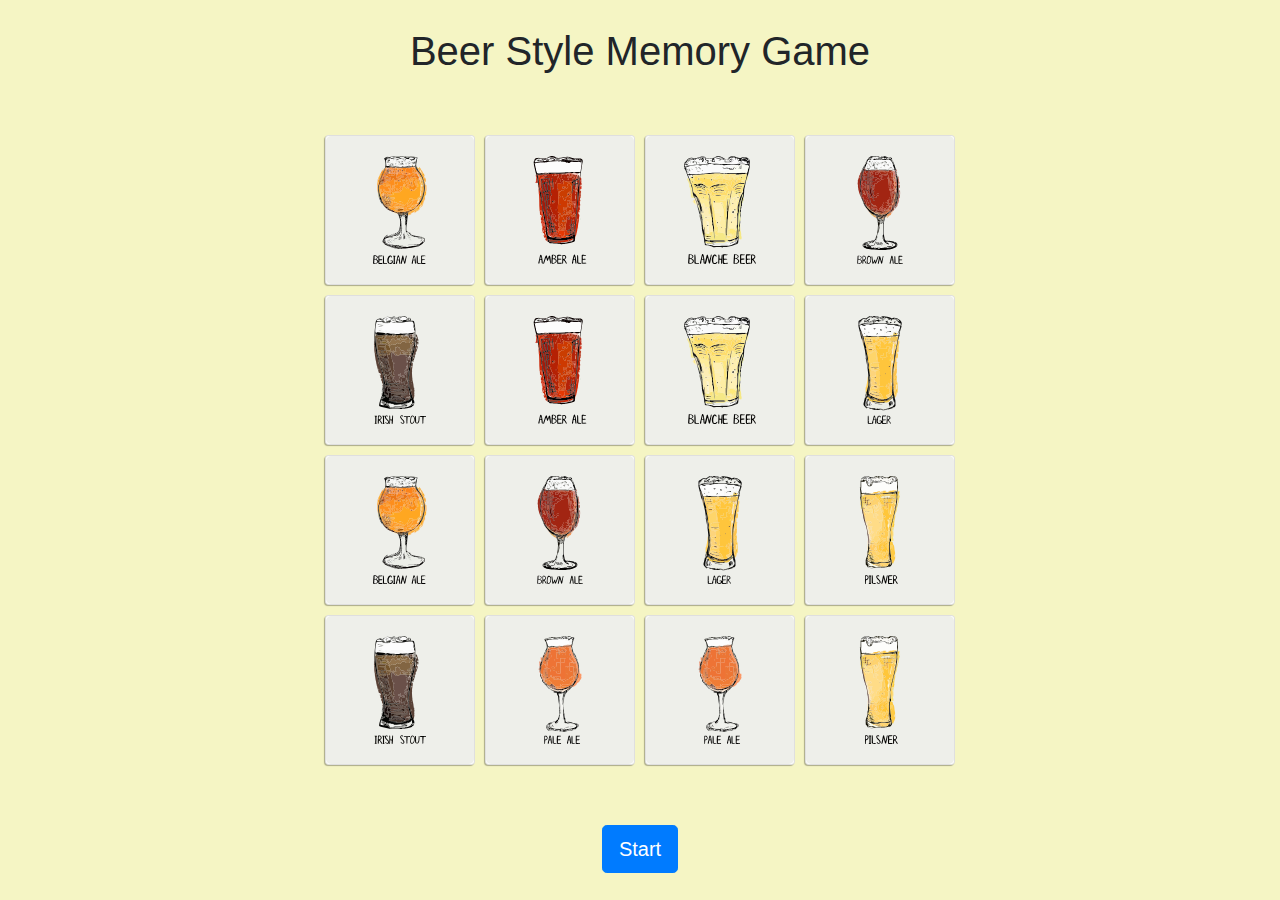
<file: Fundamentos do Desenvolvimento JavaScript/at/index.html>
<!DOCTYPE html>
<html lang="pt-br">

<head>
  <title>Assessment Javascript</title>
  <meta charset="UTF-8">
  <meta name="viewport" content="width=device-width, initial-scale=1">
  <meta name="author" content="Francisco Camello">
  <meta name="description" content="Solução do assessment da disciplina de Javascript.">
  <link rel="icon" href="./img/favicon.ico" type="image/x-icon">
  <link rel="stylesheet" href="https://cdn.jsdelivr.net/npm/bootstrap@4.0.0/dist/css/bootstrap.min.css" integrity="sha384-Gn5384xqQ1aoWXA+058RXPxPg6fy4IWvTNh0E263XmFcJlSAwiGgFAW/dAiS6JXm" crossorigin="anonymous">
  <link rel="stylesheet" type="text/css" href="./css/reset.css" media="screen">
  <link rel="stylesheet" type="text/css" href="./css/style.css" media="screen">
</head>

<body id="container">
  <script src="./js/script.js" charset="utf8"></script>
</body>

</html>
</file>
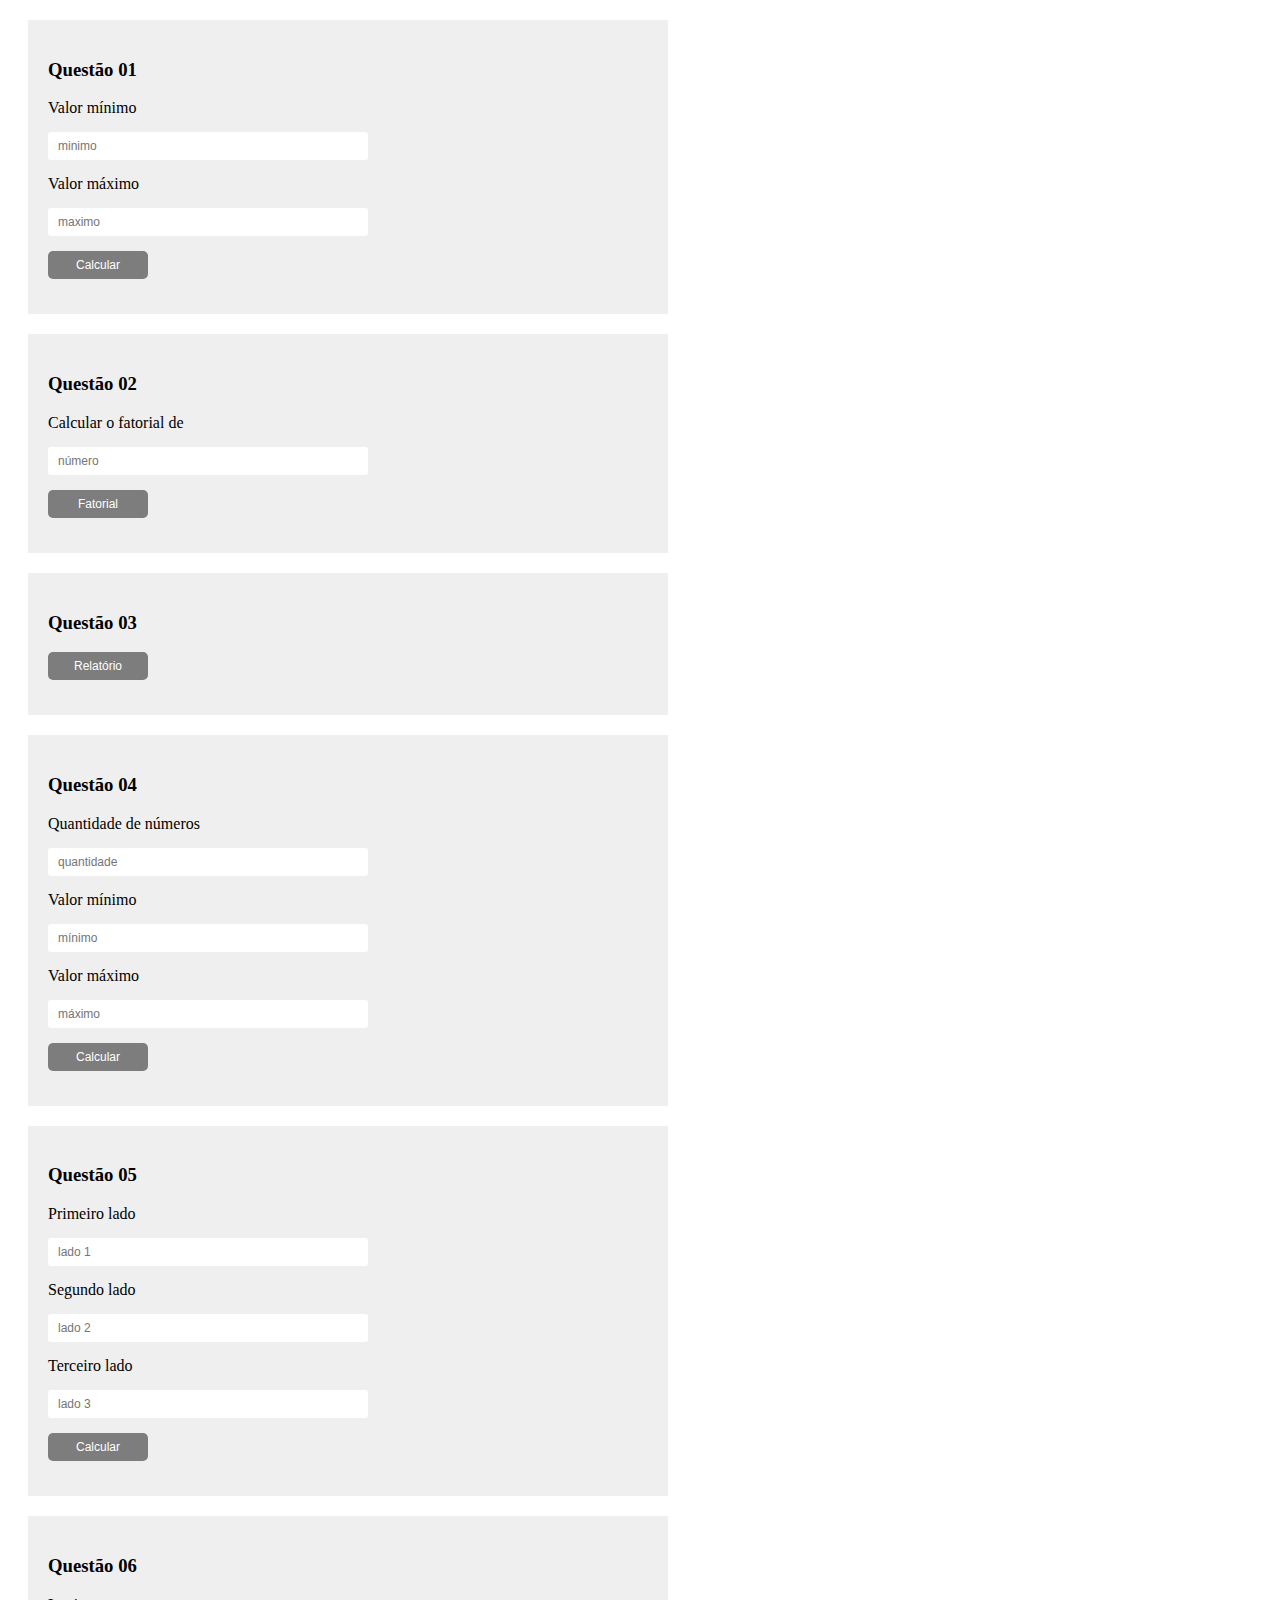
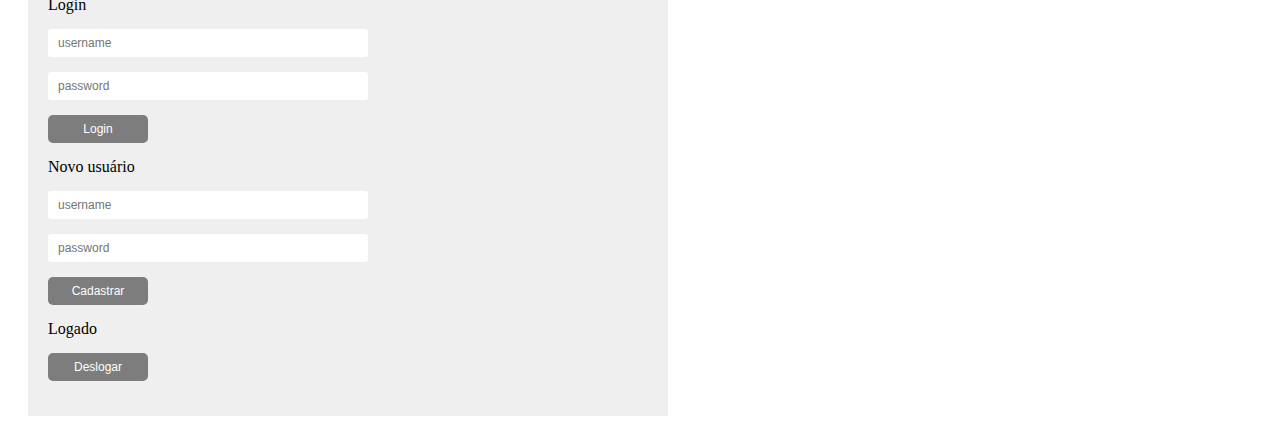
<file: Fundamentos do Desenvolvimento JavaScript/tp03/index.html>
<!DOCTYPE html>
<html>

    <head>
        <link rel="stylesheet" href="style.css" />
    </head>

    <body id="container">
        <div id="q1" class="question">
            <h3>Questão 01</h3>
        </div>
        <div id="q2" class="question">
            <h3>Questão 02</h3>
        </div>
        <div id="q3" class="question">
            <h3>Questão 03</h3>
        </div>
        <div id="q4" class="question">
            <h3>Questão 04</h3>
        </div>
        <div id="q5" class="question">
            <h3>Questão 05</h3>
        </div>
        <div id="q6" class="question">
            <h3>Questão 06</h3>
        </div>

        <script>
            var app = {};
            app.getComponente = function (nome) {
                if (!app[nome]) {
                    app[nome] = { $ctrl: {} };
                }
                return app[nome];
            };
        </script>
        <script src="q1.js"></script>
        <script src="q2.js"></script>
        <script src="q3.js"></script>
        <script src="q4.js"></script>
        <script src="q5.js"></script>
        <script src="q6.js"></script>
    </body>

</html>
</file>
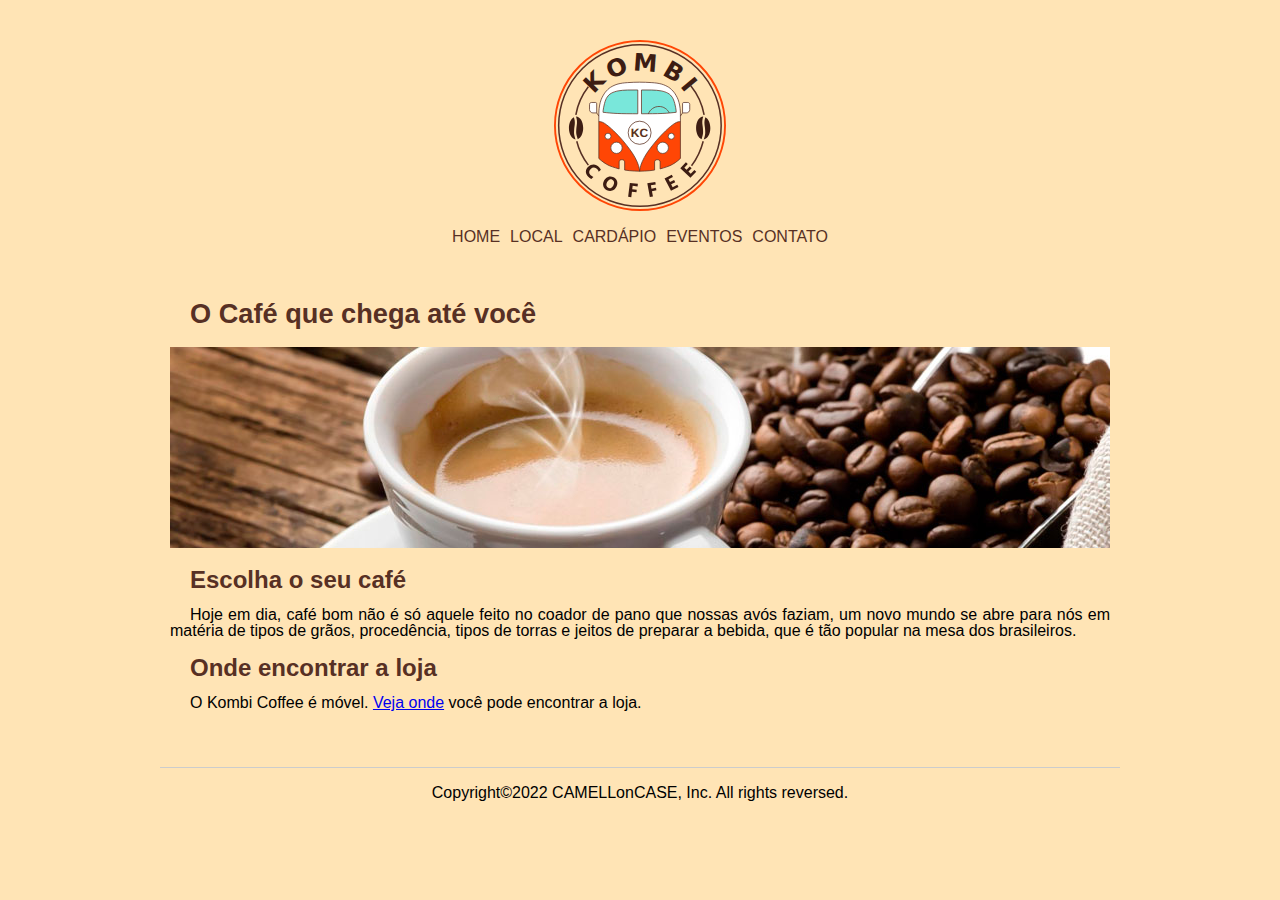
<file: Interfaces com HTML e CSS/tp03/TP3_Francisco_Camello/index.html>
<!DOCTYPE html>
<html lang="pt-BR">
    <head>
        <title>Teste de Performance 03</title>
        <meta charset="UTF-8"/>
        <meta name="viewport" content="width=device-width, initial-scale=1">
        <meta name="author" content="Francisco Camello">
        <meta name="description" content="Solução do terceiro teste de performance da disciplina Interfaces com HTML e CSS.">
        <link rel="icon" href="favicon.ico" type="image/x-icon">
        <link rel="stylesheet" type="text/css" href="css/reset.css" media="screen">
        <link rel="stylesheet" type="text/css" href="css/style.css" media="screen">
        <script src="modernizr.js"></script>
    </head>
    
    <body>
        <div id="container">
            <header>
                <h1 class="h1-display-none">Kombi Coffee</h1>
                <figure>
                    <img src="images/logo_kombi_coffee.svg" title="Logo da Kombi Coffee"  alt="Kombi Coffee">
                </figure>
            </header>

            <nav>
                <ul>
                    <li><a href="#">home</a></li>
                    <li><a href="local.html">local</a></li>
                    <li><a href="cardapio.html">cardápio</a></li>
                    <li><a href="eventos.html">eventos</a></li>
                    <li><a href="contato.html">contato</a></li>
                </ul>
            </nav>

            <main role="main">
                <article>
                    <h1 class="main article h1">O Café que chega até você</h1>
                    <img src="images/banner.jpg" title="Café fresco rodeado de grãos" alt="Café fresco">
                    <h2 class="main article h2">Escolha o seu café</h2>
                    <p>Hoje em dia, café bom não é só aquele feito no coador de pano que nossas avós faziam, 
                        um novo mundo se abre para nós em matéria de tipos de grãos, procedência, 
                        tipos de torras e jeitos de preparar a bebida, que é tão popular na mesa dos brasileiros.</p>
                    <h2 class="main article h2">Onde encontrar a loja</h2>
                    <p>O Kombi Coffee é móvel. <a href="https://www.google.com.br/maps" title="Onde encontrar a loja">Veja onde</a> você pode encontrar a loja.</p>
                </article>
            </main>

            <section></section>
        
            <footer>
                <hr>
                <p class="footer p">Copyright©2022 CAMELLonCASE, Inc. All rights reversed.</p>
            </footer>
        </div>
    </body>
</html>
</file>
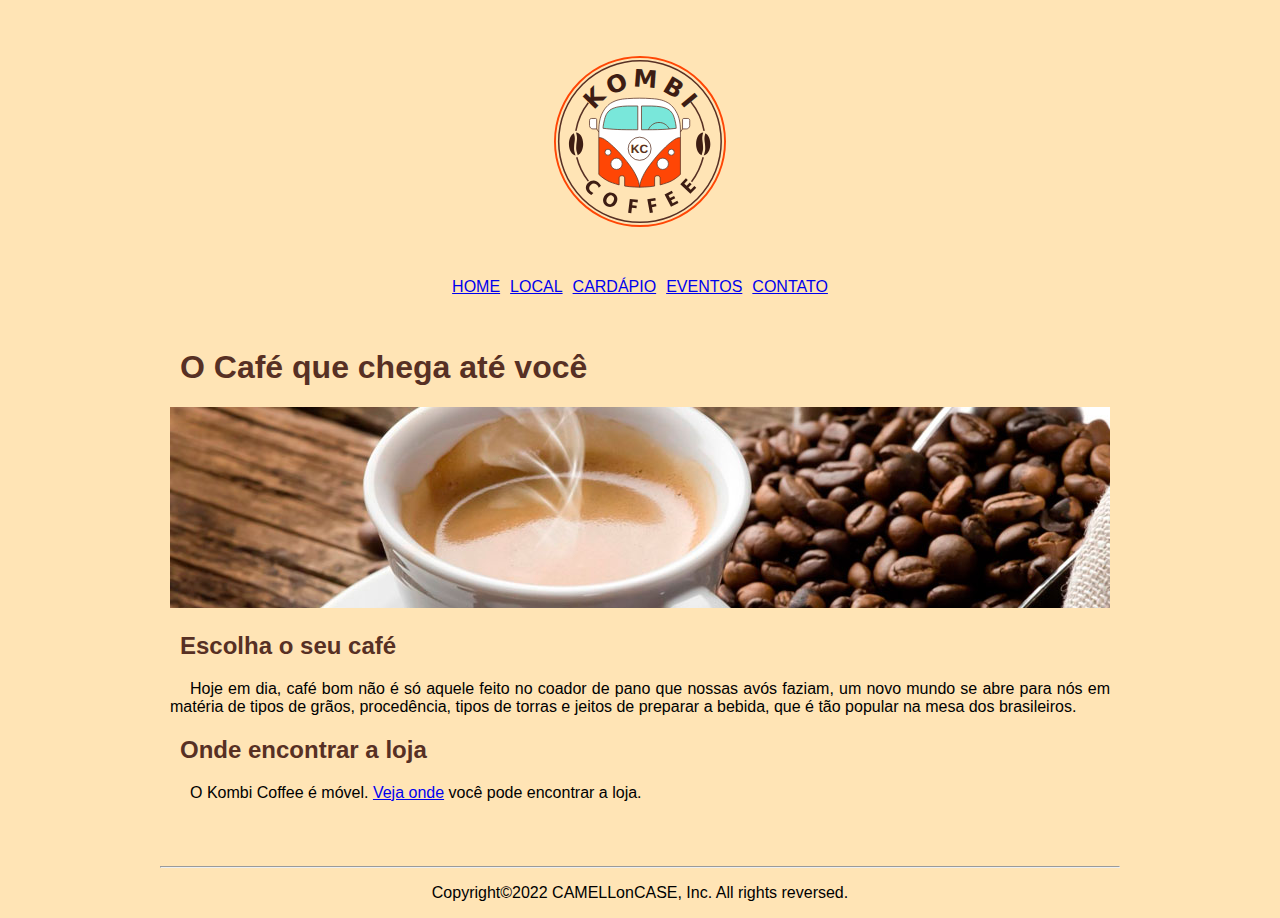
<file: Interfaces com HTML e CSS/tp01/TP1_Francisco_Camello.html>
<!DOCTYPE html>
<html lang="pt-BR">
    <head>
        <title>Teste de Performance 01</title>
        <meta charset="UTF-8"/>
        <meta name="viewport" content="width=device-width, initial-scale=1">
        <meta name="author" content="Francisco Camello">
        <meta name="description" content="Solução do primeiro teste de performance da disciplina Interfaces com HTML e CSS.">
        <link rel="icon" href="favicon.ico" type="image/x-icon">
        <style>
            body {
                background-color: moccasin;
                margin: auto;
                font-family: -apple-system, BlinkMacSystemFont, 'Segoe UI', Roboto, Oxygen, Ubuntu, Cantarell, 'Open Sans', 'Helvetica Neue', sans-serif;
                width: fit-content;
            }
            
            body header { 
                margin-top: 30px;
                text-align: center;
                padding: 10px;
            }
            
            body nav {
                flex: 1;
                display: flex;
            }
            
            nav ul {
                list-style-type: none;
                padding: 0;
                flex: 1; 
                display: flex;
                justify-content: center;
            }

            nav li {
                display: inline;
                padding: 5px;
                text-transform: uppercase;
            }
            
            body main {
                display: flex;
            }

            main article {
                color:#573024;
                width: 940px;
                padding: 10px;
            }

            article h1 {
                text-indent: 10px;
                text-align: start;
            }

            article h2 {
                text-align: start;
                text-indent: 10px;
            }

            article p {
                text-align: justify; 
                text-indent: 20px; 
                color: black;
            }
            
            body footer {
                padding-top: 30px;
            }

            footer p {
                text-align: center;
                justify-content: center;
            }
        </style>

    </head>
    
    <body>
        <header>
            <figure>
                <img src="images/logo_kombi_coffee.svg" title="Logo da Kombi Coffee"  alt="Kombi Coffee">
            </figure>
        </header>

        <nav>
            <ul>
                <li><a href="#">home</a></li>
                <li><a href="#">local</a></li>
                <li><a href="#">cardápio</a></li>
                <li><a href="#">eventos</a></li>
                <li><a href="#">contato</a></li>
            </ul>
        </nav>

        <main>
            <article>
                <h1>O Café que chega até você</h1>
                <img src="images/banner.jpg" title="Café fresco rodeado de grãos" alt="Café fresco">
                <h2>Escolha o seu café</h2>
                <p>Hoje em dia, café bom não é só aquele feito no coador de pano que nossas avós faziam, 
                    um novo mundo se abre para nós em matéria de tipos de grãos, procedência, 
                    tipos de torras e jeitos de preparar a bebida, que é tão popular na mesa dos brasileiros.</p>
                <h2>Onde encontrar a loja</h2>
                <p>O Kombi Coffee é móvel. <a href="https://www.google.com.br/maps" title="Onde encontrar a loja">Veja onde</a> você pode encontrar a loja.</p>
            </article>
        </main>
    
        <footer>
            <hr>
            <p>Copyright©2022 CAMELLonCASE, Inc. All rights reversed.</p>
        </footer>

    </body>
</html>
</file>
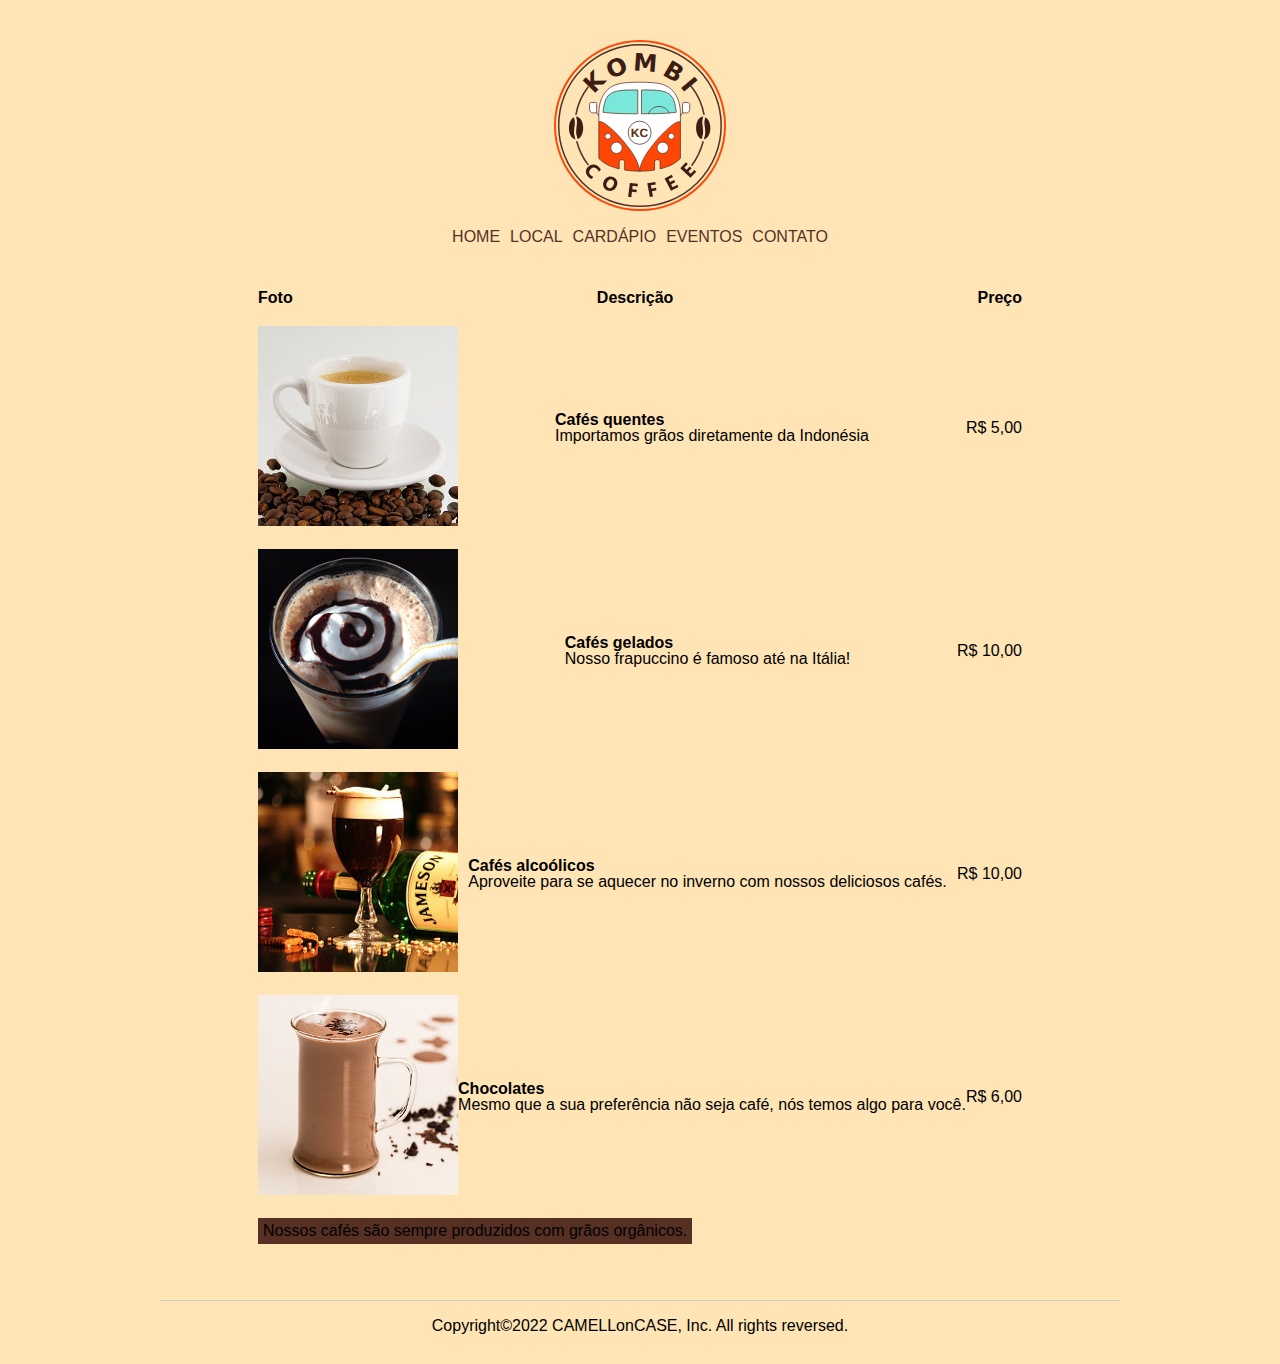
<file: Interfaces com HTML e CSS/tp03/TP3_Francisco_Camello/cardapio.html>
<!DOCTYPE html>
<html lang="pt-BR">

<head>
    <title>Cardápio</title>
    <meta charset="UTF-8" />
    <meta name="viewport" content="width=device-width, initial-scale=1">
    <meta name="author" content="Francisco Camello">
    <meta name="description"
        content="Solução do terceiro teste de performance da disciplina Interfaces com HTML e CSS.">
    <link rel="icon" href="favicon.ico" type="image/x-icon">
    <link rel="stylesheet" type="text/css" href="css/reset.css" media="screen">
    <link rel="stylesheet" type="text/css" href="css/style.css" media="screen">
    <script src="modernizr.js"></script>
</head>

<body>
    <div id="container">
        <header>
            <h1 class="h1-display-none">Kombi Coffee</h1>
            <figure>
                <img src="images/logo_kombi_coffee.svg" title="Logo da Kombi Coffee" alt="Kombi Coffee">
            </figure>
        </header>

        <nav>
            <ul>
                <li><a href="index.html">home</a></li>
                <li><a href="local.html">local</a></li>
                <li><a href="cardapio.html">cardápio</a></li>
                <li><a href="eventos.html">eventos</a></li>
                <li><a href="contato.html">contato</a></li>
            </ul>
        </nav>

        <main>
            <section id="table">
                <table id="cardapio">
                    <tr class="row">
                        <th>Foto</th>
                        <th>Descrição</th>
                        <th>Preço</th>
                    </tr>
                    <tr class="row">
                        <td><img src="images/cafe-quente.jpg" title="Logo da Kombi Coffee" alt="Kombi Coffee"></td>
                        <td >
                            <p id="p-title">Cafés quentes</p>
                            <p>Importamos grãos diretamente da Indonésia</p>
                        </td>
                        <td>R$ 5,00</td>
                    </tr>
                    <tr class="row">
                        <td><img src="images/cafe-gelado.jpg" title="Logo da Kombi Coffee" alt="Kombi Coffee"></td>
                        <td >
                            <p id="p-title">Cafés gelados</p>
                            <p>Nosso frapuccino é famoso até na Itália!</p>
                        </td>
                        <td>R$ 10,00</td>
                    </tr>
                    <tr class="row">
                        <td><img src="images/cafe-alcoolico.jpg" title="Logo da Kombi Coffee" alt="Kombi Coffee"></td>
                        <td>
                            <p id="p-title">Cafés alcoólicos</p>
                            <p>Aproveite para se aquecer no inverno com nossos deliciosos cafés.</p>
                        </td>
                        <td>R$ 10,00</td>
                    </tr>
                    <tr class="row">
                        <td><img src="images/chocolate.jpg" title="Logo da Kombi Coffee" alt="Kombi Coffee"></td>
                        <td>
                            <p id="p-title">Chocolates</p>
                            <p>Mesmo que a sua preferência não seja café, nós temos algo para você.</p>
                        </td>
                        <td>R$ 6,00</td>
                    </tr>
                    <tr class="row">
                        <td class="last-row">Nossos cafés são sempre produzidos com grãos orgânicos.</td>
                    </tr>

                </table>


            </section>
        </main>

        <footer>
            <hr>
            <p>Copyright©2022 CAMELLonCASE, Inc. All rights reversed.</p>
        </footer>
    </div>
</body>

</html>
</file>
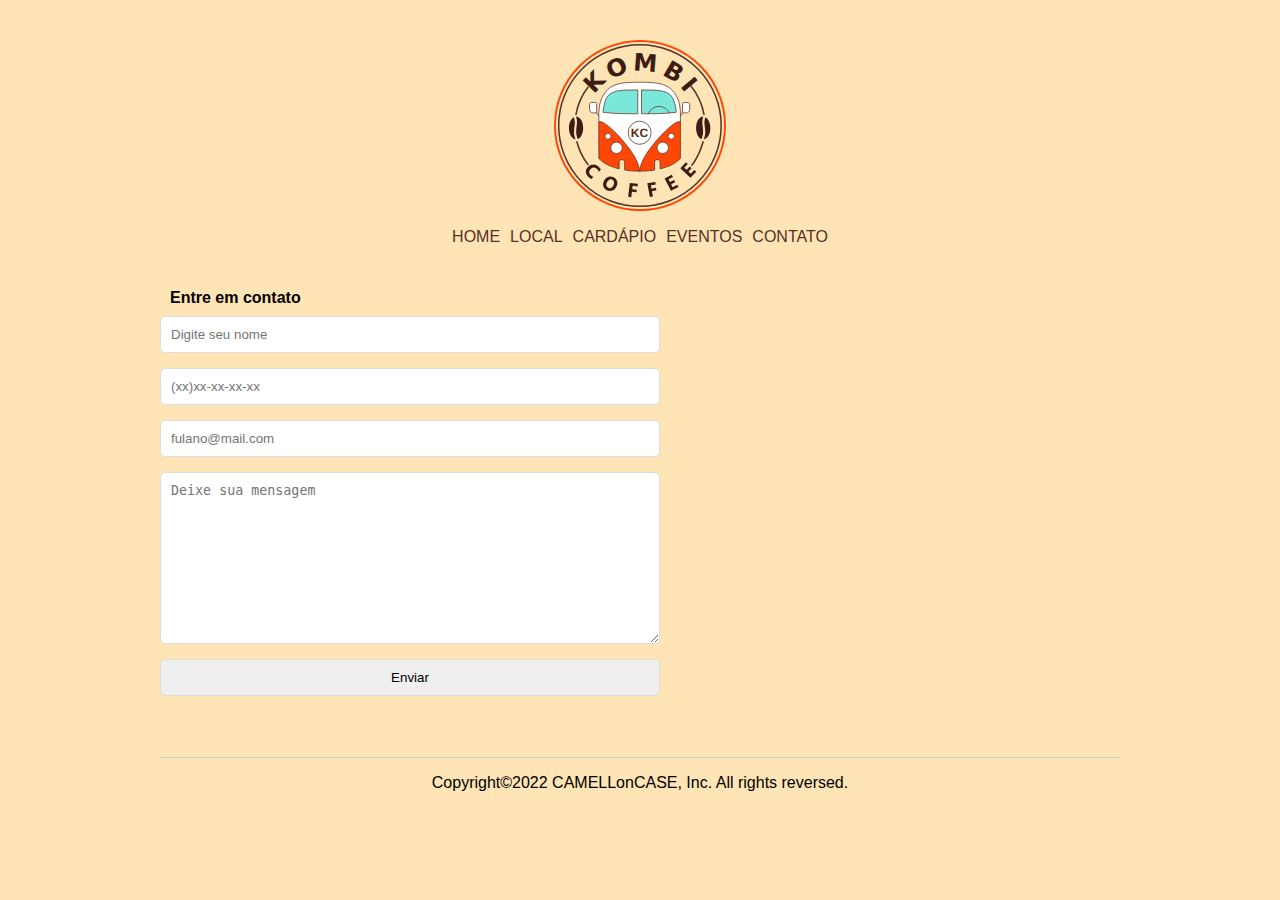
<file: Interfaces com HTML e CSS/tp03/TP3_Francisco_Camello/contato.html>
<!DOCTYPE html>
<html lang="pt-BR">
    <head>
        <title>Contato</title>
        <meta charset="UTF-8"/>
        <meta name="viewport" content="width=device-width, initial-scale=1">
        <meta name="author" content="Francisco Camello">
        <meta name="description" content="Solução do terceiro teste de performance da disciplina Interfaces com HTML e CSS.">
        <link rel="icon" href="favicon.ico" type="image/x-icon">
        <link rel="stylesheet" type="text/css" href="css/reset.css" media="screen">
        <link rel="stylesheet" type="text/css" href="css/style.css" media="screen">
        <script src="modernizr.js"></script>
    </head>
    
    <body>
        <div id="container">
            <header>
                <h1 class="h1-display-none">Kombi Coffee</h1>
                <figure>
                    <img src="images/logo_kombi_coffee.svg" title="Logo da Kombi Coffee"  alt="Kombi Coffee">
                </figure>
            </header>

            <nav>
                <ul>
                    <li><a href="index.html">home</a></li>
                    <li><a href="local.html">local</a></li>
                    <li><a href="cardapio.html">cardápio</a></li>
                    <li><a href="eventos.html">eventos</a></li>
                    <li><a href="contato.html">contato</a></li>
                </ul>
            </nav>

            <main>
                <section id="contato">
                    <div class="content">
                        <h3 id="form-title">Entre em contato</h3>
                        <form class="form" method="post" action="">
                            
                            <input class="field" type="text" id="nomeid" placeholder="Digite seu nome" required="required" name="nome" />
                            
                            <input class="field" type="tel" id="foneid" placeholder="(xx)xx-xx-xx-xx" name="fone" />
                            
                            <input class="field" type="email" id="emailid" placeholder="fulano@mail.com" name="email" />
                        
                            <textarea class="field" placeholder="Deixe sua mensagem"></textarea>
                        
                            <input class="field" type="submit" class="enviar" onclick="Enviar();" value="Enviar" />
                        </form>
                    </div>
                </section>
            </main>
        
            <footer>
                <hr>
                <p>Copyright©2022 CAMELLonCASE, Inc. All rights reversed.</p>
            </footer>
        </div>
    </body>
</html>
</file>
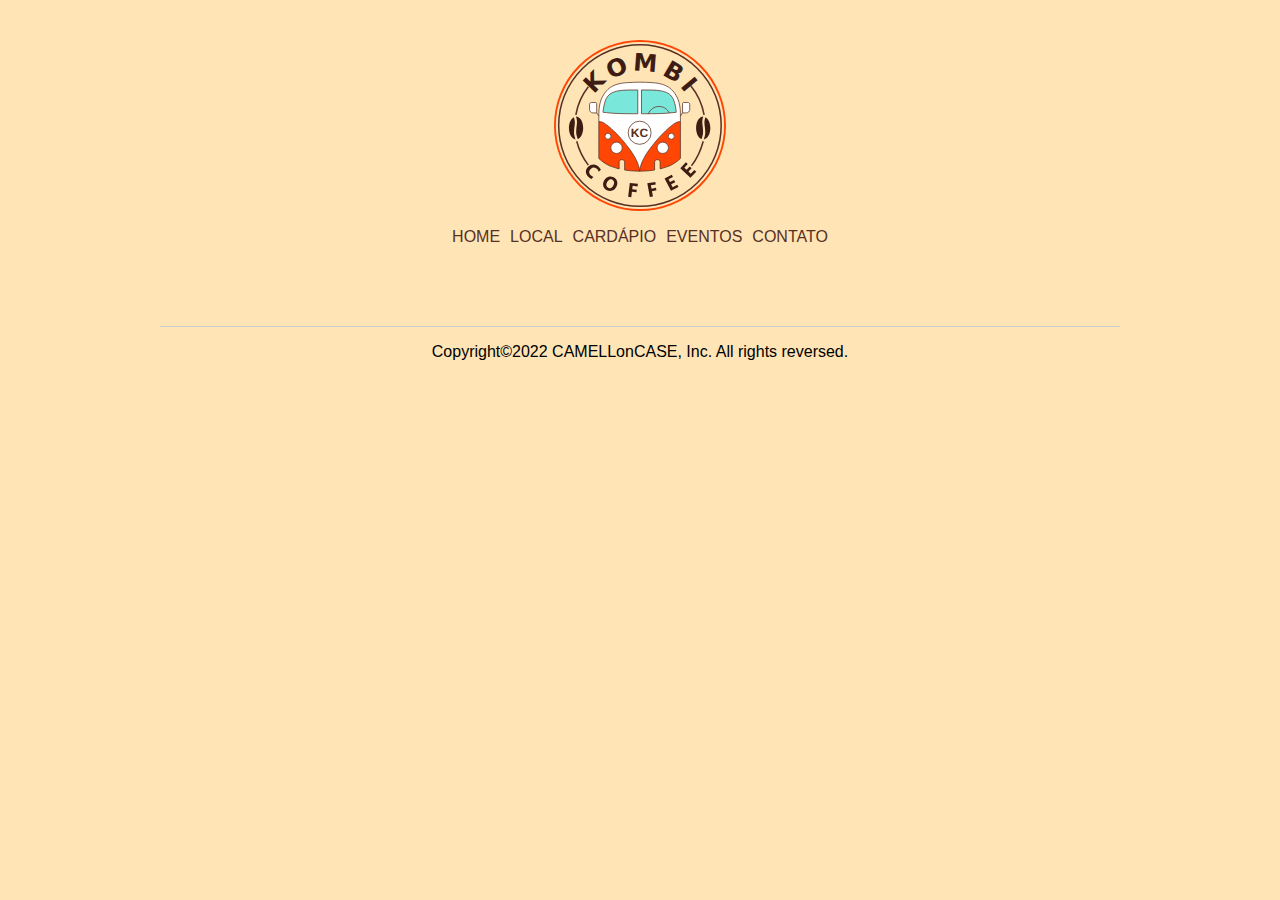
<file: Interfaces com HTML e CSS/tp03/TP3_Francisco_Camello/eventos.html>
<!DOCTYPE html>
<html lang="pt-BR">
    <head>
        <title>Local</title>
        <meta charset="UTF-8"/>
        <meta name="viewport" content="width=device-width, initial-scale=1">
        <meta name="author" content="Francisco Camello">
        <meta name="description" content="Solução do terceiro teste de performance da disciplina Interfaces com HTML e CSS.">
        <link rel="icon" href="favicon.ico" type="image/x-icon">
        <link rel="stylesheet" type="text/css" href="css/reset.css" media="screen">
        <link rel="stylesheet" type="text/css" href="css/style.css" media="screen">
        <script src="modernizr.js"></script>
    </head>
    
    <body>
        <div id="container">
            <header>
                <h1 class="h1-display-none">Kombi Coffee</h1>
                <figure>
                    <img src="images/logo_kombi_coffee.svg" title="Logo da Kombi Coffee"  alt="Kombi Coffee">
                </figure>
            </header>

            <nav>
                <ul>
                    <li><a href="index.html">home</a></li>
                    <li><a href="local.html">local</a></li>
                    <li><a href="cardapio.html">cardápio</a></li>
                    <li><a href="eventos.html">eventos</a></li>
                    <li><a href="contato.html">contato</a></li>
                </ul>
            </nav>

            <main>
                
            </main>

            <section>
                
            </section>
        
            <footer>
                <hr>
                <p>Copyright©2022 CAMELLonCASE, Inc. All rights reversed.</p>
            </footer>
        </div>
    </body>
</html>
</file>
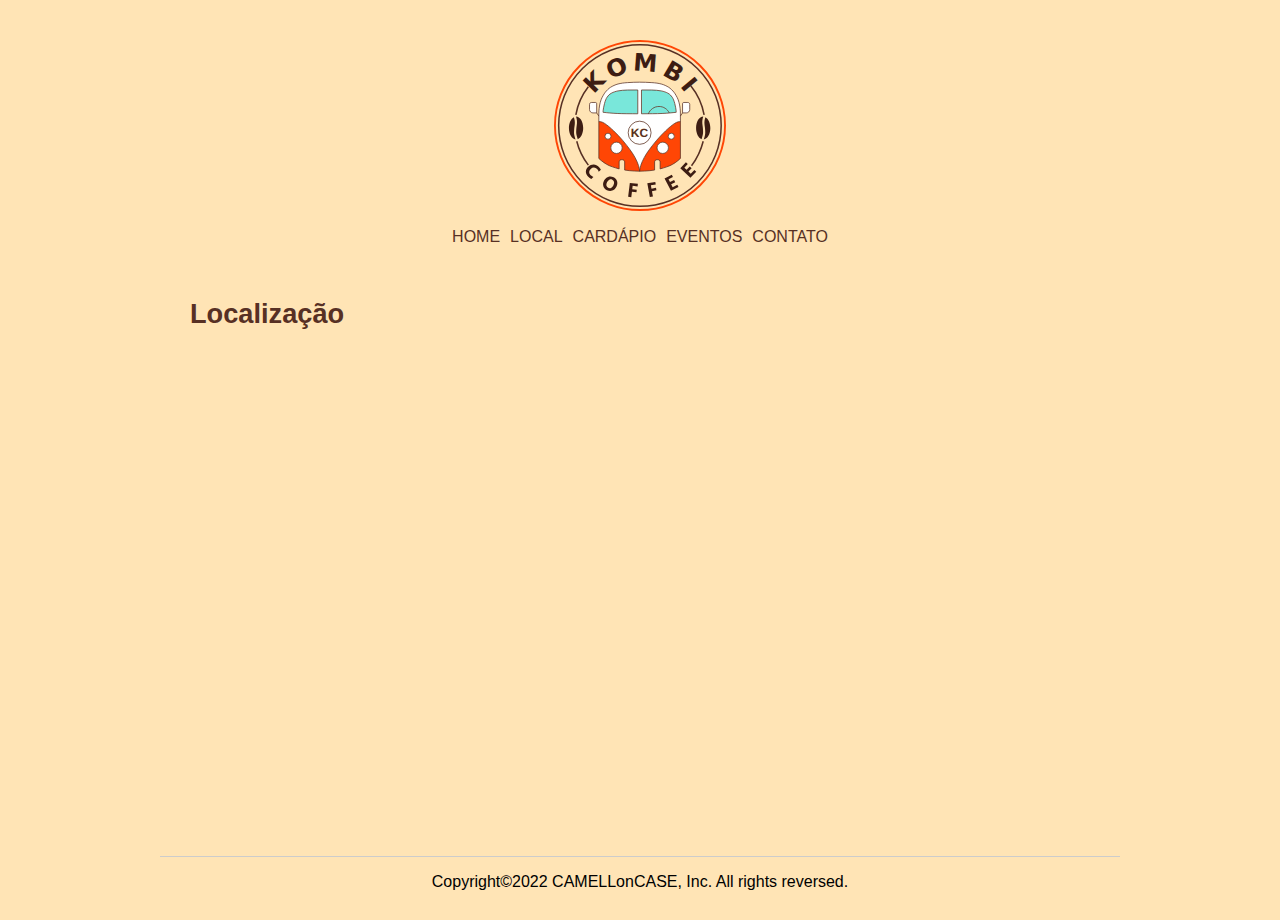
<file: Interfaces com HTML e CSS/tp03/TP3_Francisco_Camello/local.html>
<!DOCTYPE html>
<html lang="pt-BR">
    <head>
        <title>Local</title>
        <meta charset="UTF-8"/>
        <meta name="viewport" content="width=device-width, initial-scale=1">
        <meta name="author" content="Francisco Camello">
        <meta name="description" content="Solução do terceiro teste de performance da disciplina Interfaces com HTML e CSS.">
        <link rel="icon" href="favicon.ico" type="image/x-icon">
        <link rel="stylesheet" type="text/css" href="css/reset.css" media="screen">
        <link rel="stylesheet" type="text/css" href="css/style.css" media="screen">
        <script src="modernizr.js"></script>
    </head>
    
    <body>
        <div id="container">
            <header>
                <h1 class="h1-display-none">Kombi Coffee</h1>
                <figure>
                    <img src="images/logo_kombi_coffee.svg" title="Logo da Kombi Coffee"  alt="Kombi Coffee">
                </figure>
            </header>

            <nav>
                <ul>
                    <li><a href="index.html">home</a></li>
                    <li><a href="local.html">local</a></li>
                    <li><a href="cardapio.html">cardápio</a></li>
                    <li><a href="eventos.html">eventos</a></li>
                    <li><a href="contato.html">contato</a></li>
                </ul>
            </nav>

            <main>
                <article>
                <h1 class="main article h1">Localização</h1>
                
                </article>
                
                
            </main>

            <section>
                <iframe src="https://www.google.com/maps/embed?pb=!1m18!1m12!1m3!1d3675.2746501424735!2d-43.18112838448767!3d-22.903238443503547!2m3!1f0!2f0!3f0!3m2!1i1024!2i768!4f13.1!3m3!1m2!1s0x997f5e7db1b2d3%3A0x4f7d475eaa18788f!2sR.%20do%20Ros%C3%A1rio%2C%20128%20-%20Centro%2C%20Rio%20de%20Janeiro%20-%20RJ%2C%2020041-002!5e0!3m2!1spt-BR!2sbr!4v1655220406694!5m2!1spt-BR!2sbr" allowfullscreen="" loading="lazy" referrerpolicy="no-referrer-when-downgrade">
                </iframe>
                
            </section>
        
            <footer>
                <hr>
                <p>Copyright©2022 CAMELLonCASE, Inc. All rights reversed.</p>
            </footer>
        </div>
    </body>
</html>
</file>
<file: Fundamentos do Desenvolvimento JavaScript/at/css/style.css>
* {
    padding: 0;
    margin: 0;
    box-sizing: border-box;
  }
  
  body {
    height: 100vh;
    display: flex;
    background: #F5F5C4;
    flex-direction: column;
  }

  h1 {
    font-size: 40px;
  }
  
  .memory-game {
    width: 640px;
    height: 640px;
    margin: auto;
    display: flex;
    flex-wrap: wrap;
    perspective: 1000px;
  }

  .game-element {
    margin: auto;
    display: flex;
    align-items: center;
    justify-items: center;
  }
  
  .memory-card {
    width: calc(25% - 10px);
    height: calc(25% - 10px);
    margin: 5px;
    position: relative;
    transform: scale(1);
    transform-style: preserve-3d;
    transition: transform .5s;
    box-shadow: 1px 1px 1px rgba(0,0,0,.3);
  }
  
  .memory-card:active {
    transform: scale(0.97);
    transition: transform .2s;
  }
  
  .memory-card.flip {
    transform: rotateY(180deg);
  }
  
  .front-face,
  .back-face {
    width: 100%;
    height: 100%;
    padding: 20px;
    position: absolute;
    border-radius: 5px;
    background: #EEEFEA;
    backface-visibility: hidden;
  }
  
  .front-face {
    transform: rotateY(180deg);
  }
</file>
<file: Fundamentos do Desenvolvimento JavaScript/tp03/style.css>
.question{
	width: 600px;
	background-color: #efefef;
	margin: 20px;
	padding: 20px;
}
.input-text {
	border: none;
	border-radius: 3px;
	display: block;
	font-size: 12px;
	padding: 7px 10px;
	margin: 15px 0;
	width: 300px;
}
.input-button {
	border: none;
	border-radius: 5px;
	display: block;
	font-size: 12px;
    color: #ffffff;
	padding: 7px 10px;
	margin: 15px 0;
	width: 100px;
    background-color: #7d7d7d;
}

.table {
    border-radius: 5px;
    font-size: 12px;
    font-weight: normal;
    border: none;
    border-collapse: collapse;
    width: 100%;
    max-width: 100%;
    white-space: nowrap;
    background-color: white;
}

.table th {
    text-align: center;
    font-size: 15px;
    font-variant-caps: all-petite-caps;
    font-weight: bold;
    padding: 8px;
    background: #b9b9b9;
}

.table td, .table th {
    text-align: center;
    padding: 8px;
}

.table tr:nth-child(even) {
    background: #F8F8F8;
}

.statistics {
    column-span: all;
}
</file>
<file: Interfaces com HTML e CSS/tp03/TP3_Francisco_Camello/css/style.css>
body {
    background-color: moccasin;
    font-family: -apple-system, BlinkMacSystemFont, 'Segoe UI', Roboto, Oxygen, Ubuntu, Cantarell, 'Open Sans', 'Helvetica Neue', sans-serif;
}

header { 
    margin-top: 30px;
    text-align: center;
    padding: 10px;
}

#container {
    width: 960px;
    margin: auto;
    justify-content: center;
}

.h1-display-none {
    display: none;
}

nav {
    flex: 1;
    display: flex;
    margin-bottom: 30px;
    width: 960px;
}

nav ul {
    list-style-type: none;
    padding: 0;
    flex: 1; 
    display: flex;
    justify-content: center;
    
}

nav ul li {
    display: inline;
    padding: 5px;
    text-transform: uppercase;
}

nav ul li a:link, a:active {
    text-decoration: dotted;
    color:#573024;
}
nav ul li a:visited {
    text-decoration:dashed;
    color: #FF4605;
    
}
nav ul li a:hover {
    text-decoration: underline;
	color: #79E7DA;
}

main {
    display: flex;
}

main article {
    color:#573024;
    padding: 10px;
}

main article h1 {
    margin-bottom: 10px;
    font-size: 1.7em;
    padding: 10px;
    text-indent: 10px;
    text-align: start;
}

main article h2 {
    margin-top: 7px;
    margin-bottom: 5px;
    font-size: 1.5em;
    padding: 10px;
    text-align: start;
    text-indent: 10px;
}

main article p {
    text-align: justify; 
    text-indent: 20px; 
    color: black;
}

#contato {
    display: flex;
    justify-content: center;
}

section iframe {
    width: 960px;
    height: 450px;
    border-style: hidden;
}

.content{
    width: 500px;
    max-width: 500px;
}

.form {
    display: flex;
    flex-direction: column;
}

.field {
    padding: 10px;
    margin-bottom: 15px;
    border: 1px solid #DDD;
    border-radius: 5px;
}

textarea {
    height: 150px;
}

#form-title {
    padding: 10px;

}
#table #cardapio {
    display: flex;
    justify-content: center;
}

footer {
    padding-top: 30px;
}

footer p {
    color: black;
    text-align: center;
    margin-bottom: 30px;
}

#cardapio {
    display: flex;
    align-items: center;
    width: 960px;
}

#cardapio .row {
    display: flex;
    flex-direction: row;
    align-items: center;
    justify-content: space-between;
    padding: 10px;
    
}

#cardapio .last-row {
    padding: 5px;
    column-span: all;
    text-align: center;
    background-color: #573024;
}

#p-title {
    font-weight: bold;
}
</file>
